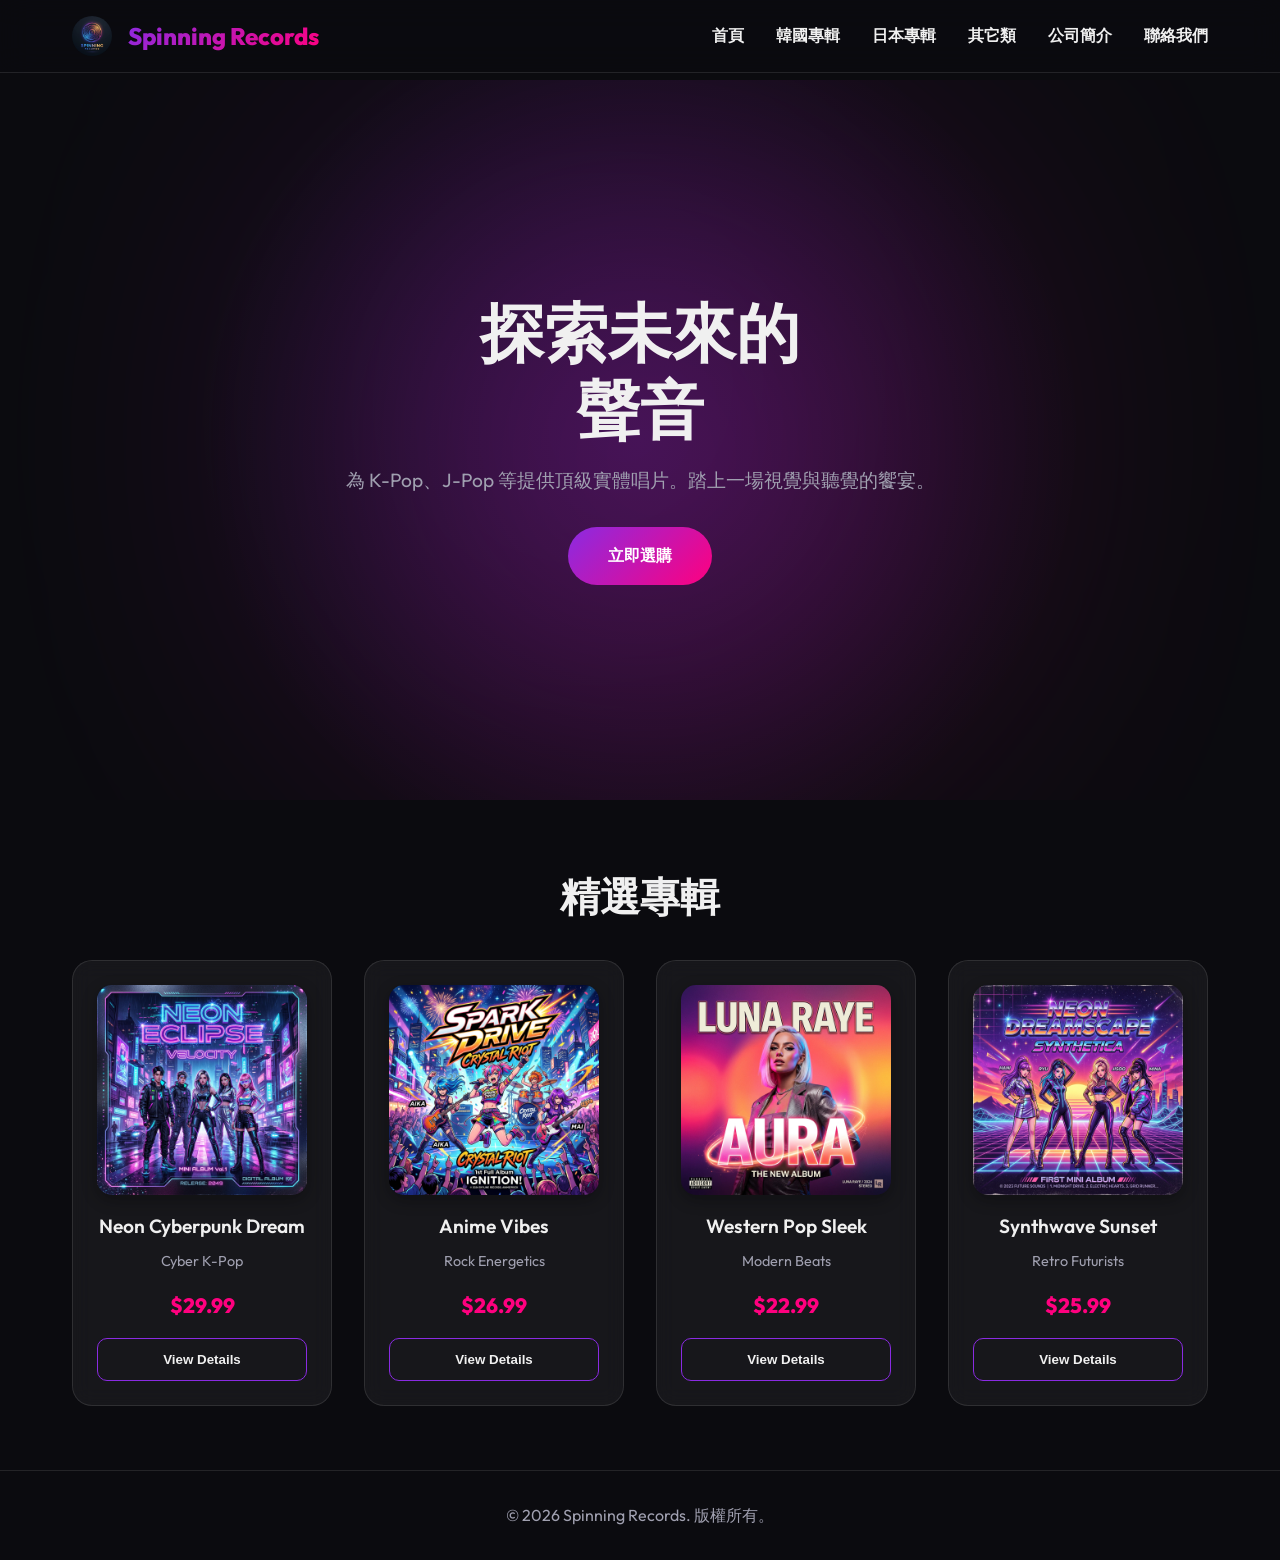
<file: index.html>
<!DOCTYPE html>
<html lang="zh-TW">
<head>
    <meta charset="UTF-8">
    <meta name="viewport" content="width=device-width, initial-scale=1.0">
    <title>葉緯萱的專輯店</title>
    <meta name="description" content="葉緯萱的專輯店提供最新的K-Pop、J-Pop等實體唱片，讓您享受視覺與聽覺的雙重饗宴。">
        <meta name="keywords" content="K-Pop專輯, J-Pop專輯, 實體唱片, 音樂專輯, 葉緯萱的專輯店">
        <meta name="google-site-verification" content="kCDAS2qgH3Xiu8bJE-B__7fO1iVwW10IBibemXJHD1A" />
    <link rel="stylesheet" href="css/styles.css">
</head>
<body>
    <header>
        <div class="nav-container">
            <a href="index.html" class="logo-container">
                <img src="images/logo.png" alt="Spinning Records Logo">
                <span class="logo-text">Spinning Records</span>
            </a>
            <ul class="nav-links">
                <li><a href="index.html">首頁</a></li>
                <li><a href="kpop.html">韓國專輯</a></li>
                <li><a href="jpop.html">日本專輯</a></li>
                <li><a href="others.html">其它類</a></li>
                <li><a href="about.html">公司簡介</a></li>
                <li><a href="contact.html">聯絡我們</a></li>
            </ul>
        </div>
    </header>

    <main>
        <section class="hero">
            <div class="hero-content">
                <h1>探索未來的<br>聲音</h1>
                <p>為 K-Pop、J-Pop 等提供頂級實體唱片。踏上一場視覺與聽覺的饗宴。</p>
                <a href="kpop.html" class="btn">立即選購</a>
            </div>
        </section>

        <section class="section">
            <h2 class="section-title">精選專輯</h2>
            <div class="product-grid" id="featured-grid">
                <!-- Populated by JS -->
            </div>
        </section>
    </main>

    <footer>
        <p>&copy; 2026 Spinning Records. 版權所有。</p>
    </footer>

    <script src="js/main.js"></script>
</body>
</html>
</file>
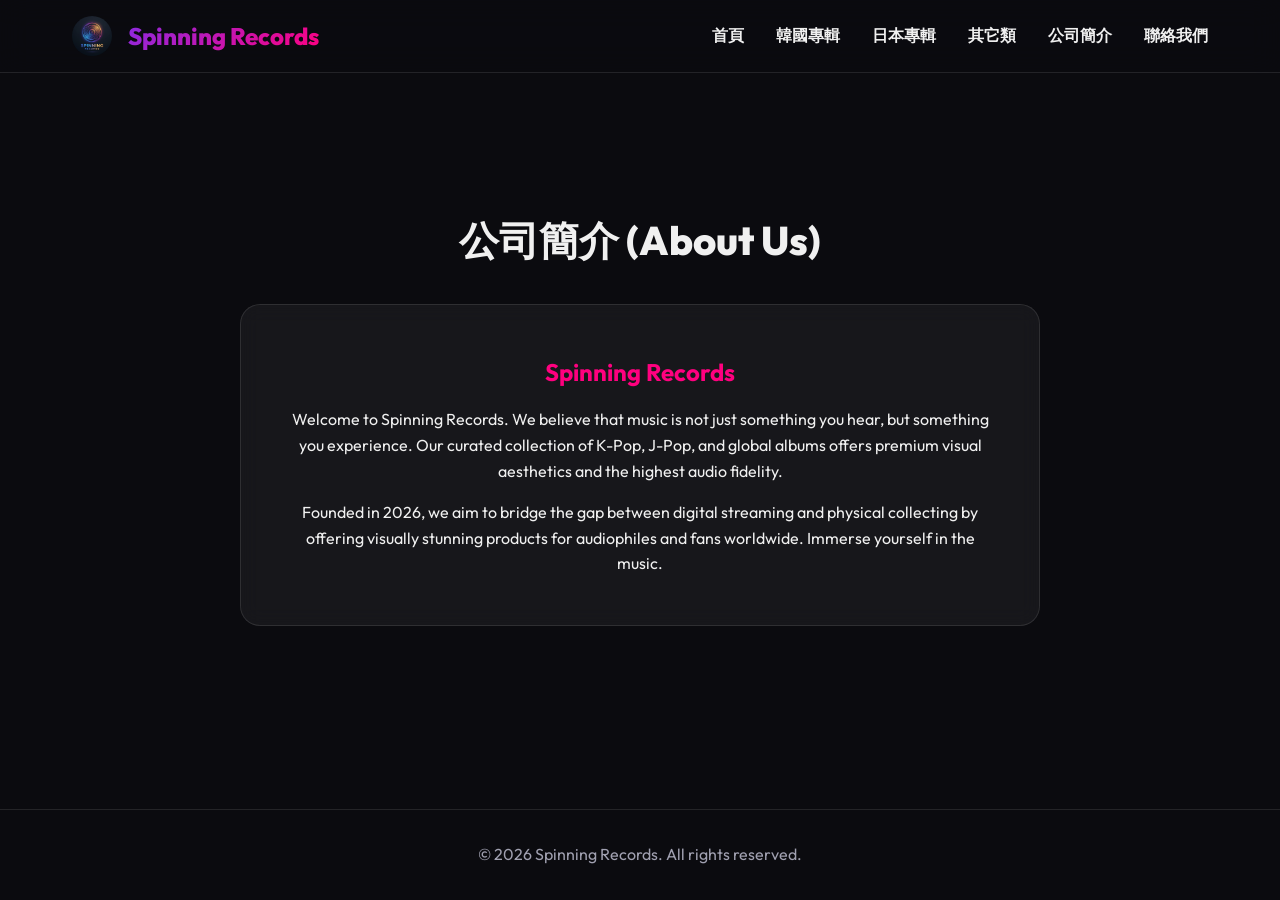
<file: about.html>
<!DOCTYPE html>
<html lang="zh-TW">
<head>
    <meta charset="UTF-8">
    <meta name="viewport" content="width=device-width, initial-scale=1.0">
    <title>公司簡介 | Spinning Records</title>
    <meta name="description" content="Learn more about Spinning Records and our vision.">
    <link rel="stylesheet" href="css/styles.css">
</head>
<body>
    <header>
        <div class="nav-container">
            <a href="index.html" class="logo-container">
                <img src="images/logo.png" alt="Spinning Records Logo">
                <span class="logo-text">Spinning Records</span>
            </a>
            <ul class="nav-links">
                <li><a href="index.html">首頁</a></li>
                <li><a href="kpop.html">韓國專輯</a></li>
                <li><a href="jpop.html">日本專輯</a></li>
                <li><a href="others.html">其它類</a></li>
                <li><a href="about.html">公司簡介</a></li>
                <li><a href="contact.html">聯絡我們</a></li>
            </ul>
        </div>
    </header>

    <main>
        <section class="section" style="margin-top: 8rem;">
            <h1 class="section-title">公司簡介 (About Us)</h1>
            <div class="info-box" style="text-align: center;">
                <h2 style="margin-bottom: 1rem; color: var(--secondary);">Spinning Records</h2>
                <p style="margin-bottom: 1rem;">Welcome to Spinning Records. We believe that music is not just something you hear, but something you experience. Our curated collection of K-Pop, J-Pop, and global albums offers premium visual aesthetics and the highest audio fidelity.</p>
                <p>Founded in 2026, we aim to bridge the gap between digital streaming and physical collecting by offering visually stunning products for audiophiles and fans worldwide. Immerse yourself in the music.</p>
            </div>
        </section>
    </main>

    <footer>
        <p>&copy; 2026 Spinning Records. All rights reserved.</p>
    </footer>

    <script src="js/main.js"></script>
</body>
</html>
</file>
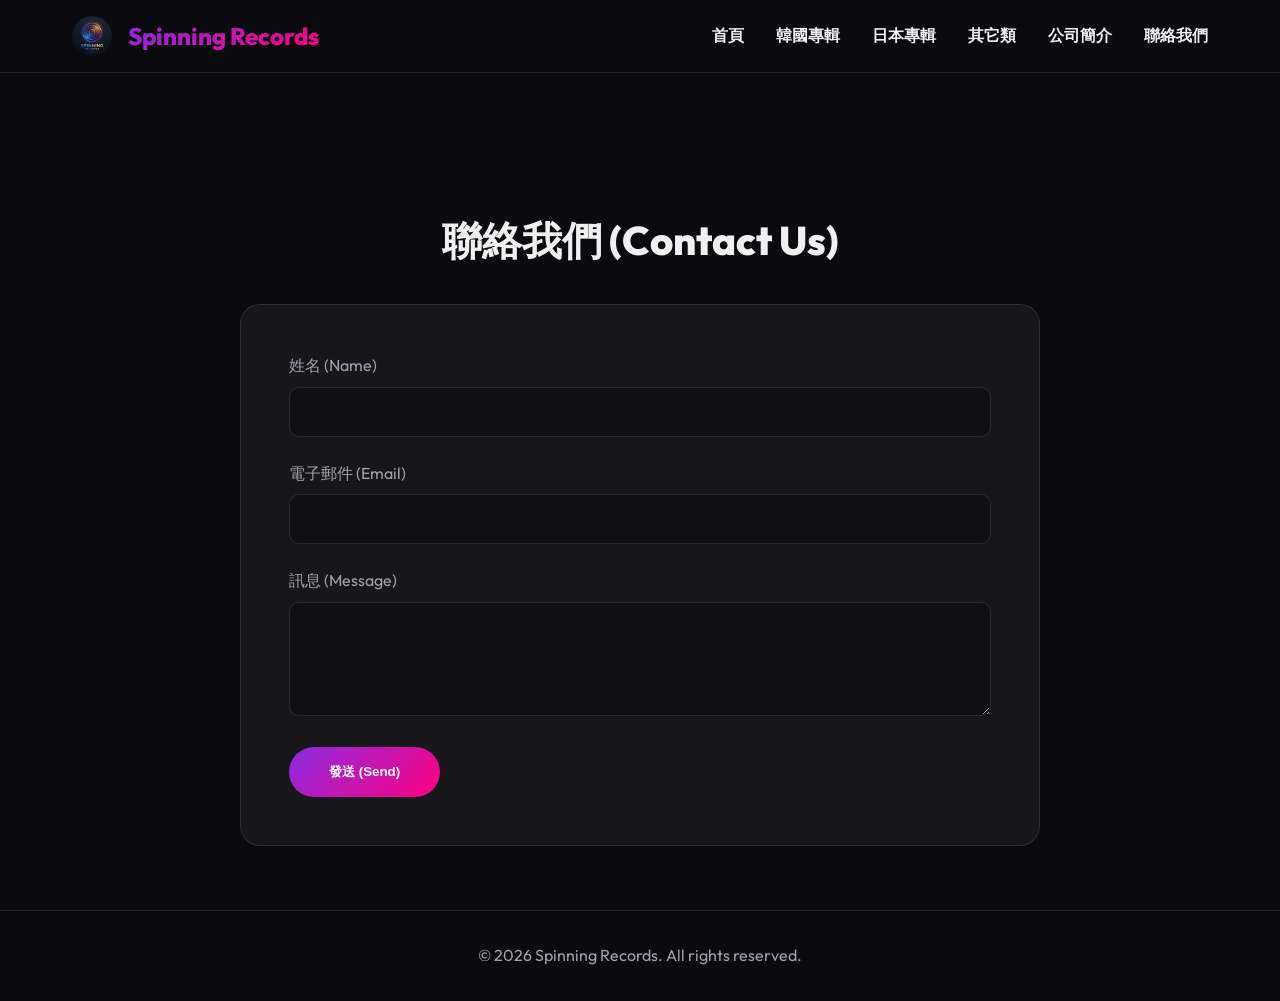
<file: contact.html>
<!DOCTYPE html>
<html lang="zh-TW">
<head>
    <meta charset="UTF-8">
    <meta name="viewport" content="width=device-width, initial-scale=1.0">
    <title>聯絡我們 | Spinning Records</title>
    <meta name="description" content="Contact Spinning Records.">
    <link rel="stylesheet" href="css/styles.css">
</head>
<body>
    <header>
        <div class="nav-container">
            <a href="index.html" class="logo-container">
                <img src="images/logo.png" alt="Spinning Records Logo">
                <span class="logo-text">Spinning Records</span>
            </a>
            <ul class="nav-links">
                <li><a href="index.html">首頁</a></li>
                <li><a href="kpop.html">韓國專輯</a></li>
                <li><a href="jpop.html">日本專輯</a></li>
                <li><a href="others.html">其它類</a></li>
                <li><a href="about.html">公司簡介</a></li>
                <li><a href="contact.html">聯絡我們</a></li>
            </ul>
        </div>
    </header>

    <main>
        <section class="section" style="margin-top: 8rem;">
            <h1 class="section-title">聯絡我們 (Contact Us)</h1>
            <div class="info-box">
                <form onsubmit="event.preventDefault(); alert('Message sent successfully!');">
                    <div class="form-group">
                        <label for="name">姓名 (Name)</label>
                        <input type="text" id="name" required>
                    </div>
                    <div class="form-group">
                        <label for="email">電子郵件 (Email)</label>
                        <input type="email" id="email" required>
                    </div>
                    <div class="form-group">
                        <label for="message">訊息 (Message)</label>
                        <textarea id="message" rows="5" required></textarea>
                    </div>
                    <button type="submit" class="btn">發送 (Send)</button>
                </form>
            </div>
        </section>
    </main>

    <footer>
        <p>&copy; 2026 Spinning Records. All rights reserved.</p>
    </footer>

    <script src="js/main.js"></script>
</body>
</html>
</file>
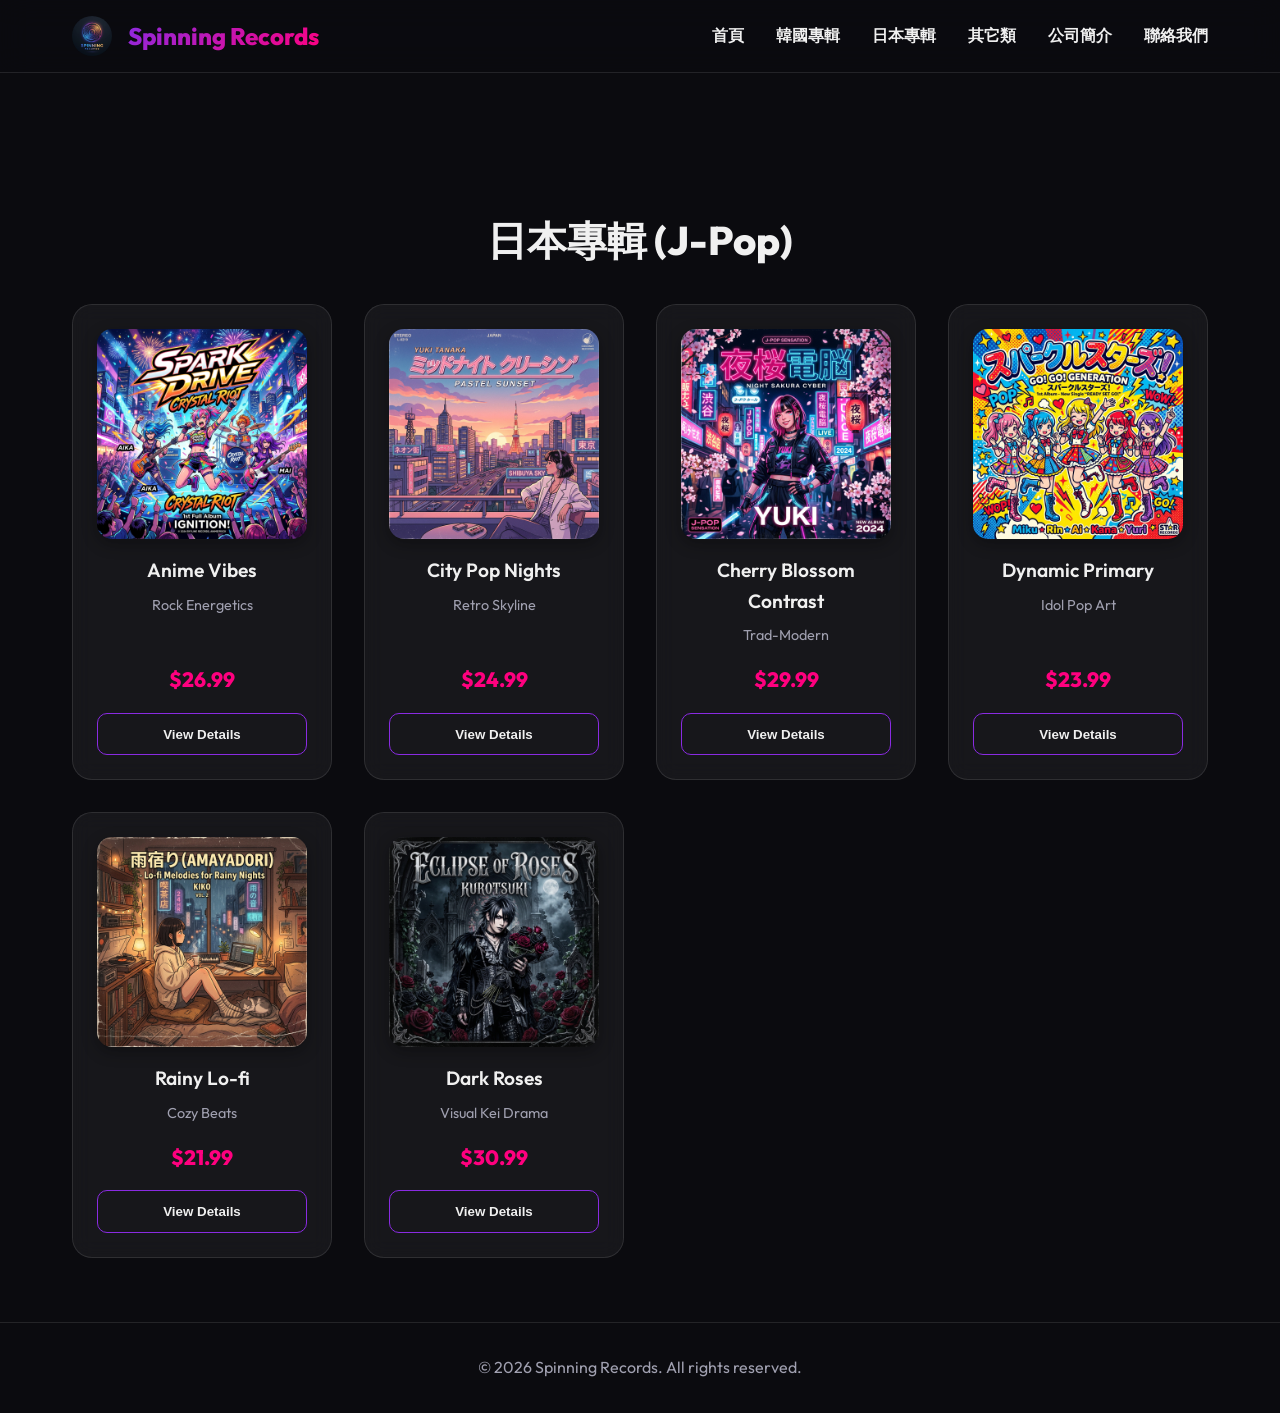
<file: jpop.html>
<!DOCTYPE html>
<html lang="zh-TW">
<head>
    <meta charset="UTF-8">
    <meta name="viewport" content="width=device-width, initial-scale=1.0">
    <title>日本專輯 | Spinning Records</title>
    <meta name="description" content="Explore our premium collection of J-Pop albums.">
    <link rel="stylesheet" href="css/styles.css">
</head>
<body>
    <header>
        <div class="nav-container">
            <a href="index.html" class="logo-container">
                <img src="images/logo.png" alt="Spinning Records Logo">
                <span class="logo-text">Spinning Records</span>
            </a>
            <ul class="nav-links">
                <li><a href="index.html">首頁</a></li>
                <li><a href="kpop.html">韓國專輯</a></li>
                <li><a href="jpop.html">日本專輯</a></li>
                <li><a href="others.html">其它類</a></li>
                <li><a href="about.html">公司簡介</a></li>
                <li><a href="contact.html">聯絡我們</a></li>
            </ul>
        </div>
    </header>

    <main>
        <section class="section" style="margin-top: 8rem;">
            <h1 class="section-title">日本專輯 (J-Pop)</h1>
            <div class="product-grid" id="product-grid" data-category="jpop">
                <!-- Populated by JS -->
            </div>
        </section>
    </main>

    <footer>
        <p>&copy; 2026 Spinning Records. All rights reserved.</p>
    </footer>

    <script src="js/main.js"></script>
</body>
</html>
</file>
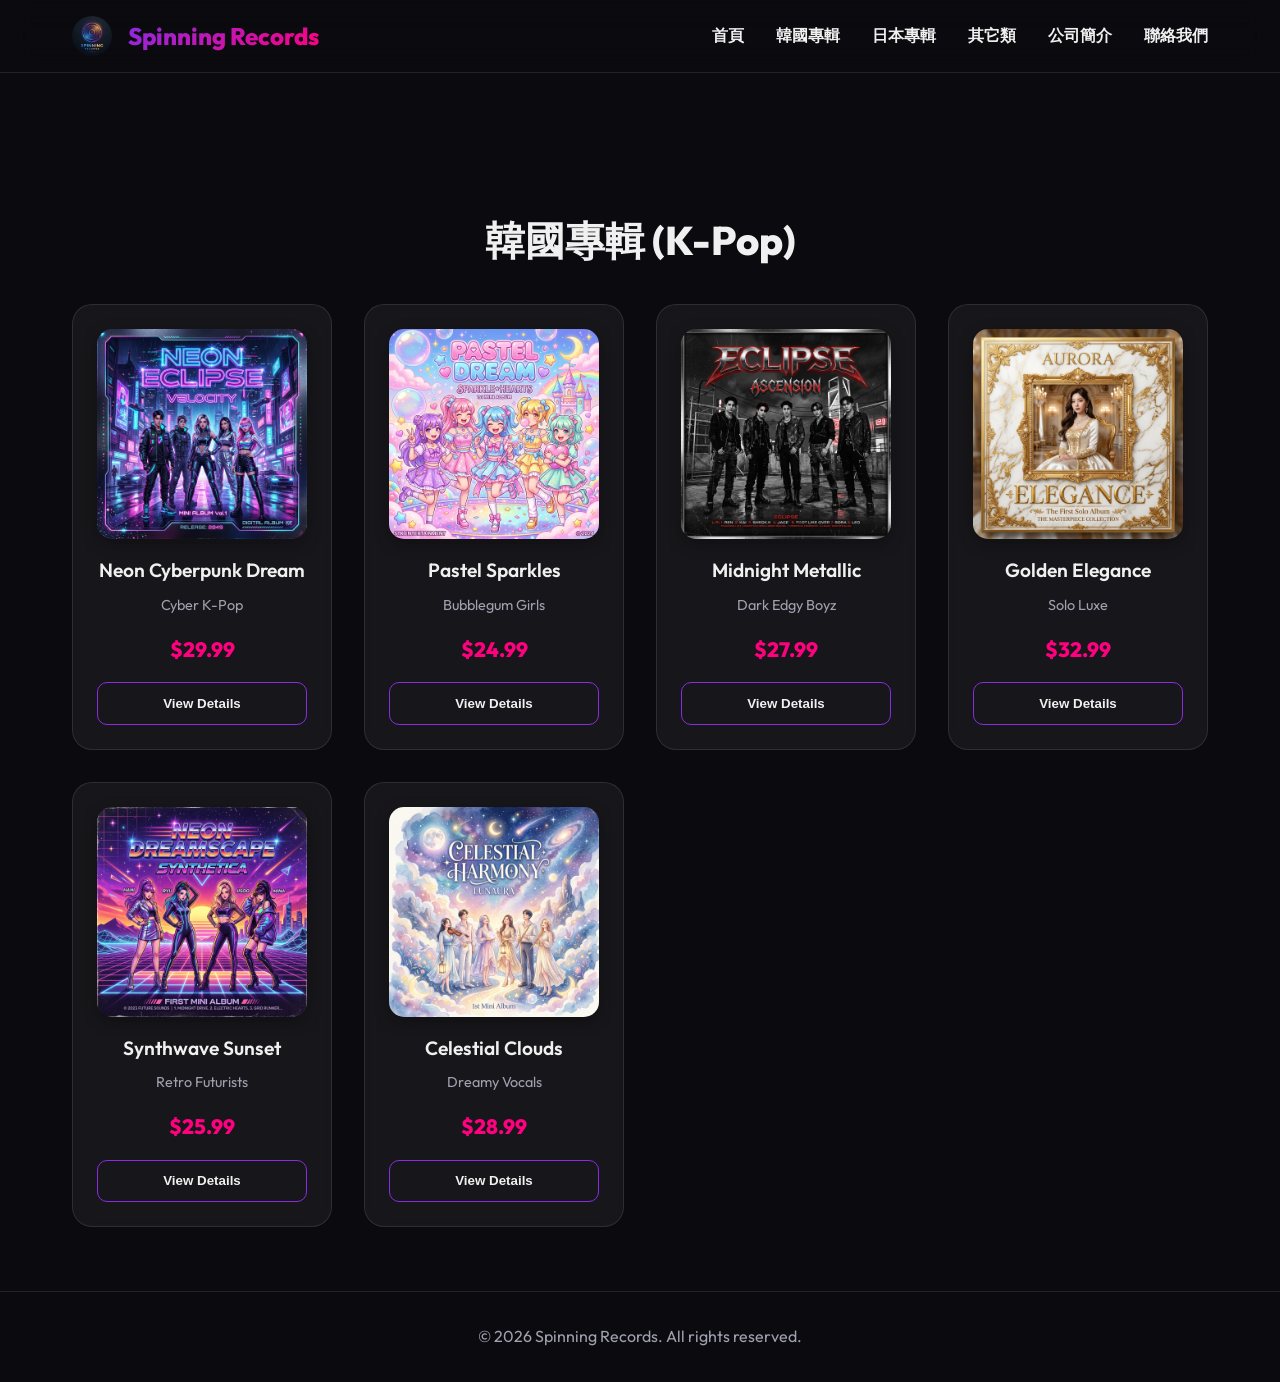
<file: kpop.html>
<!DOCTYPE html>
<html lang="zh-TW">
<head>
    <meta charset="UTF-8">
    <meta name="viewport" content="width=device-width, initial-scale=1.0">
    <title>韓國專輯 | Spinning Records</title>
    <meta name="description" content="Explore our premium collection of K-Pop albums.">
    <link rel="stylesheet" href="css/styles.css">
</head>
<body>
    <header>
        <div class="nav-container">
            <a href="index.html" class="logo-container">
                <img src="images/logo.png" alt="Spinning Records Logo">
                <span class="logo-text">Spinning Records</span>
            </a>
            <ul class="nav-links">
                <li><a href="index.html">首頁</a></li>
                <li><a href="kpop.html">韓國專輯</a></li>
                <li><a href="jpop.html">日本專輯</a></li>
                <li><a href="others.html">其它類</a></li>
                <li><a href="about.html">公司簡介</a></li>
                <li><a href="contact.html">聯絡我們</a></li>
            </ul>
        </div>
    </header>

    <main>
        <section class="section" style="margin-top: 8rem;">
            <h1 class="section-title">韓國專輯 (K-Pop)</h1>
            <div class="product-grid" id="product-grid" data-category="kpop">
                <!-- Populated by JS -->
            </div>
        </section>
    </main>

    <footer>
        <p>&copy; 2026 Spinning Records. All rights reserved.</p>
    </footer>

    <script src="js/main.js"></script>
</body>
</html>
</file>
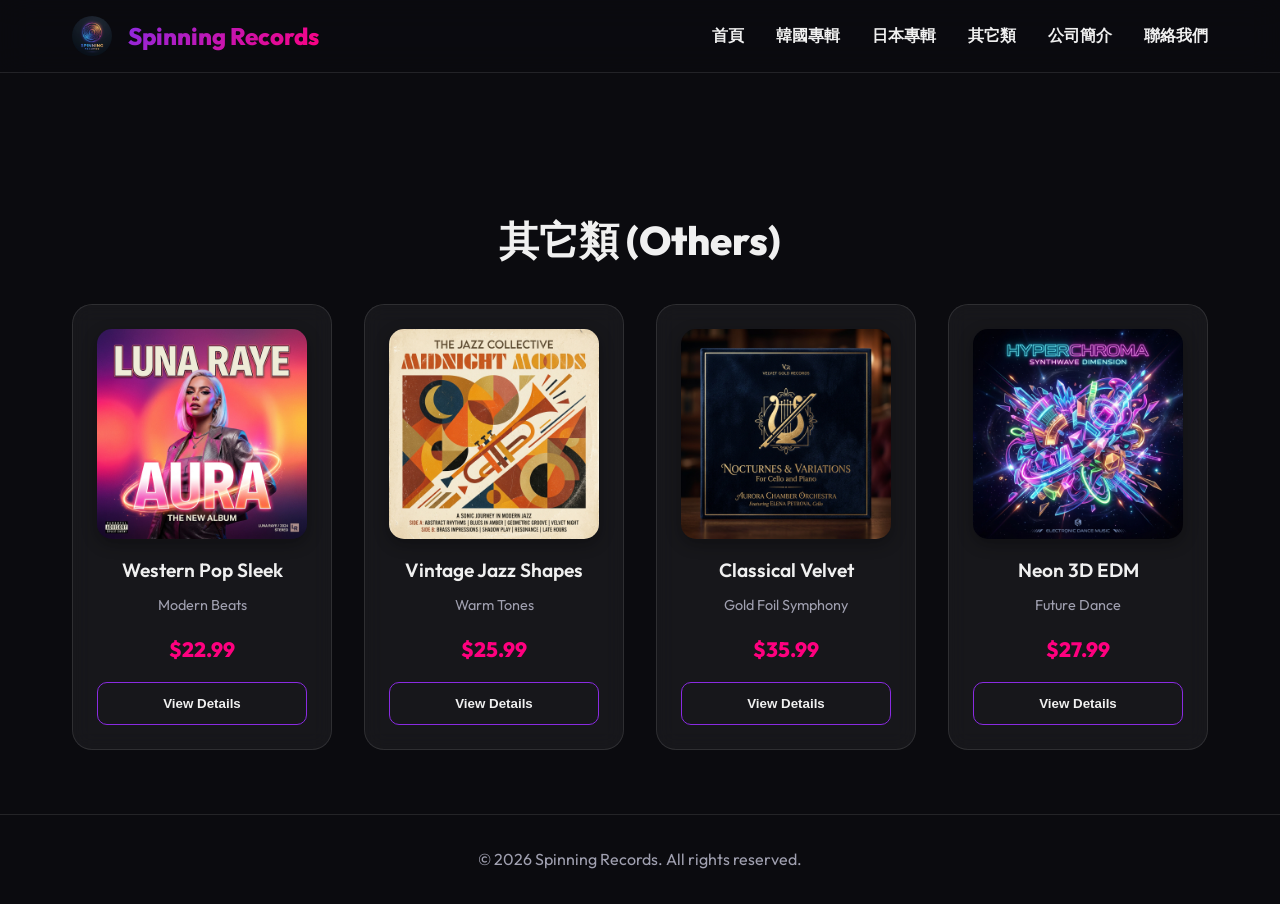
<file: others.html>
<!DOCTYPE html>
<html lang="zh-TW">
<head>
    <meta charset="UTF-8">
    <meta name="viewport" content="width=device-width, initial-scale=1.0">
    <title>其它類 | Spinning Records</title>
    <meta name="description" content="Explore other genres at Spinning Records.">
    <link rel="stylesheet" href="css/styles.css">
</head>
<body>
    <header>
        <div class="nav-container">
            <a href="index.html" class="logo-container">
                <img src="images/logo.png" alt="Spinning Records Logo">
                <span class="logo-text">Spinning Records</span>
            </a>
            <ul class="nav-links">
                <li><a href="index.html">首頁</a></li>
                <li><a href="kpop.html">韓國專輯</a></li>
                <li><a href="jpop.html">日本專輯</a></li>
                <li><a href="others.html">其它類</a></li>
                <li><a href="about.html">公司簡介</a></li>
                <li><a href="contact.html">聯絡我們</a></li>
            </ul>
        </div>
    </header>

    <main>
        <section class="section" style="margin-top: 8rem;">
            <h1 class="section-title">其它類 (Others)</h1>
            <div class="product-grid" id="product-grid" data-category="others">
                <!-- Populated by JS -->
            </div>
        </section>
    </main>

    <footer>
        <p>&copy; 2026 Spinning Records. All rights reserved.</p>
    </footer>

    <script src="js/main.js"></script>
</body>
</html>
</file>
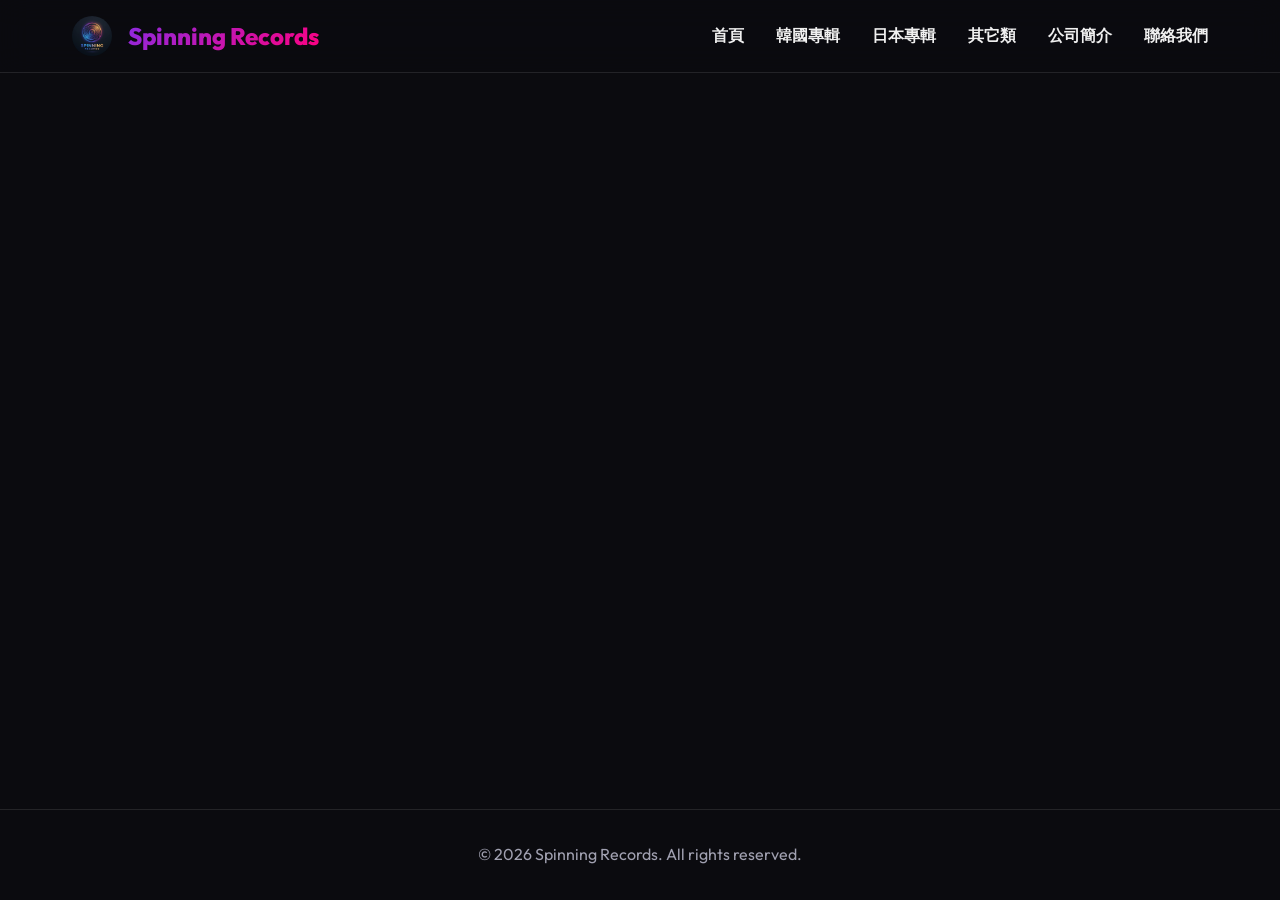
<file: product.html>
<!DOCTYPE html>
<html lang="zh-TW">
<head>
    <meta charset="UTF-8">
    <meta name="viewport" content="width=device-width, initial-scale=1.0">
    <title>產品詳細 | Spinning Records</title>
    <meta name="description" content="View product details.">
    <link rel="stylesheet" href="css/styles.css">
</head>
<body>
    <header>
        <div class="nav-container">
            <a href="index.html" class="logo-container">
                <img src="images/logo.png" alt="Spinning Records Logo">
                <span class="logo-text">Spinning Records</span>
            </a>
            <ul class="nav-links">
                <li><a href="index.html">首頁</a></li>
                <li><a href="kpop.html">韓國專輯</a></li>
                <li><a href="jpop.html">日本專輯</a></li>
                <li><a href="others.html">其它類</a></li>
                <li><a href="about.html">公司簡介</a></li>
                <li><a href="contact.html">聯絡我們</a></li>
            </ul>
        </div>
    </header>

    <main>
        <section class="section" style="margin-top: 8rem;">
            <div class="product-detail" id="product-detail-container">
                <!-- Populated by JS -->
            </div>
        </section>
    </main>

    <footer>
        <p>&copy; 2026 Spinning Records. All rights reserved.</p>
    </footer>

    <script src="js/main.js"></script>
</body>
</html>
</file>
<file: css/styles.css>
@import url('https://fonts.googleapis.com/css2?family=Outfit:wght@300;400;600;800&display=swap');

:root {
    --bg-color: #0b0b0f;
    --surface-color: #16161e;
    --text-main: #f0f0f0;
    --text-muted: #a0a0b0;
    --primary: #8a2be2;
    --secondary: #ff007f;
    --gradient: linear-gradient(135deg, var(--primary), var(--secondary));
    --glass-bg: rgba(255, 255, 255, 0.05);
    --glass-border: rgba(255, 255, 255, 0.1);
}

* {
    box-sizing: border-box;
    margin: 0;
    padding: 0;
}

body {
    font-family: 'Outfit', sans-serif;
    background-color: var(--bg-color);
    color: var(--text-main);
    line-height: 1.6;
    overflow-x: hidden;
    display: flex;
    flex-direction: column;
    min-height: 100vh;
}

a {
    text-decoration: none;
    color: var(--text-main);
    transition: color 0.3s;
}

a:hover {
    color: var(--secondary);
}

/* Header & Nav */
header {
    background: rgba(11, 11, 15, 0.8);
    backdrop-filter: blur(15px);
    position: fixed;
    width: 100%;
    top: 0;
    z-index: 1000;
    border-bottom: 1px solid var(--glass-border);
}

.nav-container {
    max-width: 1200px;
    margin: 0 auto;
    padding: 1rem 2rem;
    display: flex;
    justify-content: space-between;
    align-items: center;
}

.logo-container {
    display: flex;
    align-items: center;
    gap: 1rem;
}

.logo-container img {
    height: 40px;
    width: auto;
    border-radius: 50%;
}

.logo-text {
    font-size: 1.5rem;
    font-weight: 800;
    background: var(--gradient);
    -webkit-background-clip: text;
    -webkit-text-fill-color: transparent;
}

.nav-links {
    display: flex;
    gap: 2rem;
    list-style: none;
}

.nav-links a {
    font-weight: 600;
    font-size: 1rem;
    position: relative;
}

.nav-links a::after {
    content: '';
    position: absolute;
    bottom: -4px;
    left: 0;
    width: 0%;
    height: 2px;
    background: var(--gradient);
    transition: width 0.3s;
}

.nav-links a:hover::after {
    width: 100%;
}

/* Main Content Padding */
main {
    margin-top: 80px;
    flex-grow: 1;
}

/* Hero Section */
.hero {
    height: 80vh;
    display: flex;
    align-items: center;
    justify-content: center;
    text-align: center;
    background: radial-gradient(circle at center, rgba(138, 43, 226, 0.2) 0%, transparent 60%);
    position: relative;
    overflow: hidden;
}

.hero::before {
    content: '';
    position: absolute;
    top: 50%;
    left: 50%;
    transform: translate(-50%, -50%);
    width: 600px;
    height: 600px;
    background: var(--gradient);
    filter: blur(150px);
    opacity: 0.3;
    z-index: -1;
    border-radius: 50%;
    animation: pulse 8s infinite alternate;
}

@keyframes pulse {
    0% { transform: translate(-50%, -50%) scale(1); opacity: 0.2; }
    100% { transform: translate(-50%, -50%) scale(1.2); opacity: 0.4; }
}

.hero-content h1 {
    font-size: 4rem;
    font-weight: 800;
    margin-bottom: 1rem;
    line-height: 1.2;
}

.hero-content p {
    font-size: 1.2rem;
    color: var(--text-muted);
    margin-bottom: 2rem;
    max-width: 600px;
    margin-left: auto;
    margin-right: auto;
}

.btn {
    display: inline-block;
    padding: 1rem 2.5rem;
    background: var(--gradient);
    color: white !important;
    font-weight: 600;
    border-radius: 30px;
    border: none;
    cursor: pointer;
    transition: transform 0.3s, box-shadow 0.3s;
}

.btn:hover {
    transform: translateY(-3px);
    box-shadow: 0 10px 20px rgba(255, 0, 127, 0.4);
}

/* Sections */
.section {
    max-width: 1200px;
    margin: 4rem auto;
    padding: 0 2rem;
}

.section-title {
    font-size: 2.5rem;
    margin-bottom: 2rem;
    text-align: center;
    font-weight: 800;
}

/* Product Grid */
.product-grid {
    display: grid;
    grid-template-columns: repeat(auto-fill, minmax(250px, 1fr));
    gap: 2rem;
}

.product-card {
    background: var(--glass-bg);
    border: 1px solid var(--glass-border);
    border-radius: 20px;
    padding: 1.5rem;
    backdrop-filter: blur(10px);
    transition: transform 0.3s, box-shadow 0.3s;
    text-align: center;
    display: flex;
    flex-direction: column;
    cursor: pointer;
}

.product-card:hover {
    transform: translateY(-10px);
    box-shadow: 0 15px 30px rgba(0,0,0,0.5);
    border-color: rgba(255, 255, 255, 0.3);
}

.product-img {
    width: 100%;
    aspect-ratio: 1;
    object-fit: cover;
    border-radius: 15px;
    margin-bottom: 1rem;
    box-shadow: 0 5px 15px rgba(0,0,0,0.3);
}

.product-title {
    font-size: 1.2rem;
    font-weight: 600;
    margin-bottom: 0.5rem;
}

.product-artist {
    color: var(--text-muted);
    font-size: 0.9rem;
    margin-bottom: 1rem;
}

.product-price {
    font-weight: 800;
    font-size: 1.3rem;
    color: var(--secondary);
    margin-bottom: 1rem;
    margin-top: auto;
}

.product-btn {
    width: 100%;
    padding: 0.8rem;
    background: transparent;
    border: 1px solid var(--primary);
    color: var(--text-main);
    border-radius: 10px;
    cursor: pointer;
    font-weight: 600;
    transition: background 0.3s;
}

.product-card:hover .product-btn {
    background: var(--primary);
}

/* Product Detail Page */
.product-detail {
    display: grid;
    grid-template-columns: 1fr 1fr;
    gap: 4rem;
    align-items: center;
    margin-top: 4rem;
}

.product-detail-img {
    width: 100%;
    border-radius: 20px;
    box-shadow: 0 20px 40px rgba(0,0,0,0.5);
}

.product-info h1 {
    font-size: 3rem;
    margin-bottom: 0.5rem;
    background: var(--gradient);
    -webkit-background-clip: text;
    -webkit-text-fill-color: transparent;
}

.product-info h2 {
    font-size: 1.5rem;
    color: var(--text-muted);
    margin-bottom: 2rem;
    font-weight: 400;
}

.product-info p {
    font-size: 1.1rem;
    margin-bottom: 2rem;
    color: #ccc;
}

.price-tag {
    font-size: 2.5rem;
    font-weight: 800;
    margin-bottom: 2rem;
}

/* Contact / About */
.info-box {
    background: var(--glass-bg);
    border: 1px solid var(--glass-border);
    border-radius: 20px;
    padding: 3rem;
    backdrop-filter: blur(10px);
    max-width: 800px;
    margin: 0 auto;
}

.form-group {
    margin-bottom: 1.5rem;
}

.form-group label {
    display: block;
    margin-bottom: 0.5rem;
    color: var(--text-muted);
}

.form-group input, .form-group textarea {
    width: 100%;
    padding: 1rem;
    background: rgba(0,0,0,0.3);
    border: 1px solid var(--glass-border);
    border-radius: 10px;
    color: white;
    font-family: inherit;
    transition: border-color 0.3s;
}

.form-group input:focus, .form-group textarea:focus {
    outline: none;
    border-color: var(--primary);
}

/* Footer */
footer {
    text-align: center;
    padding: 2rem;
    border-top: 1px solid var(--glass-border);
    color: var(--text-muted);
    margin-top: auto;
}

@media (max-width: 768px) {
    .nav-links { display: none; }
    .hero-content h1 { font-size: 2.5rem; }
    .product-detail { grid-template-columns: 1fr; }
}
</file>
